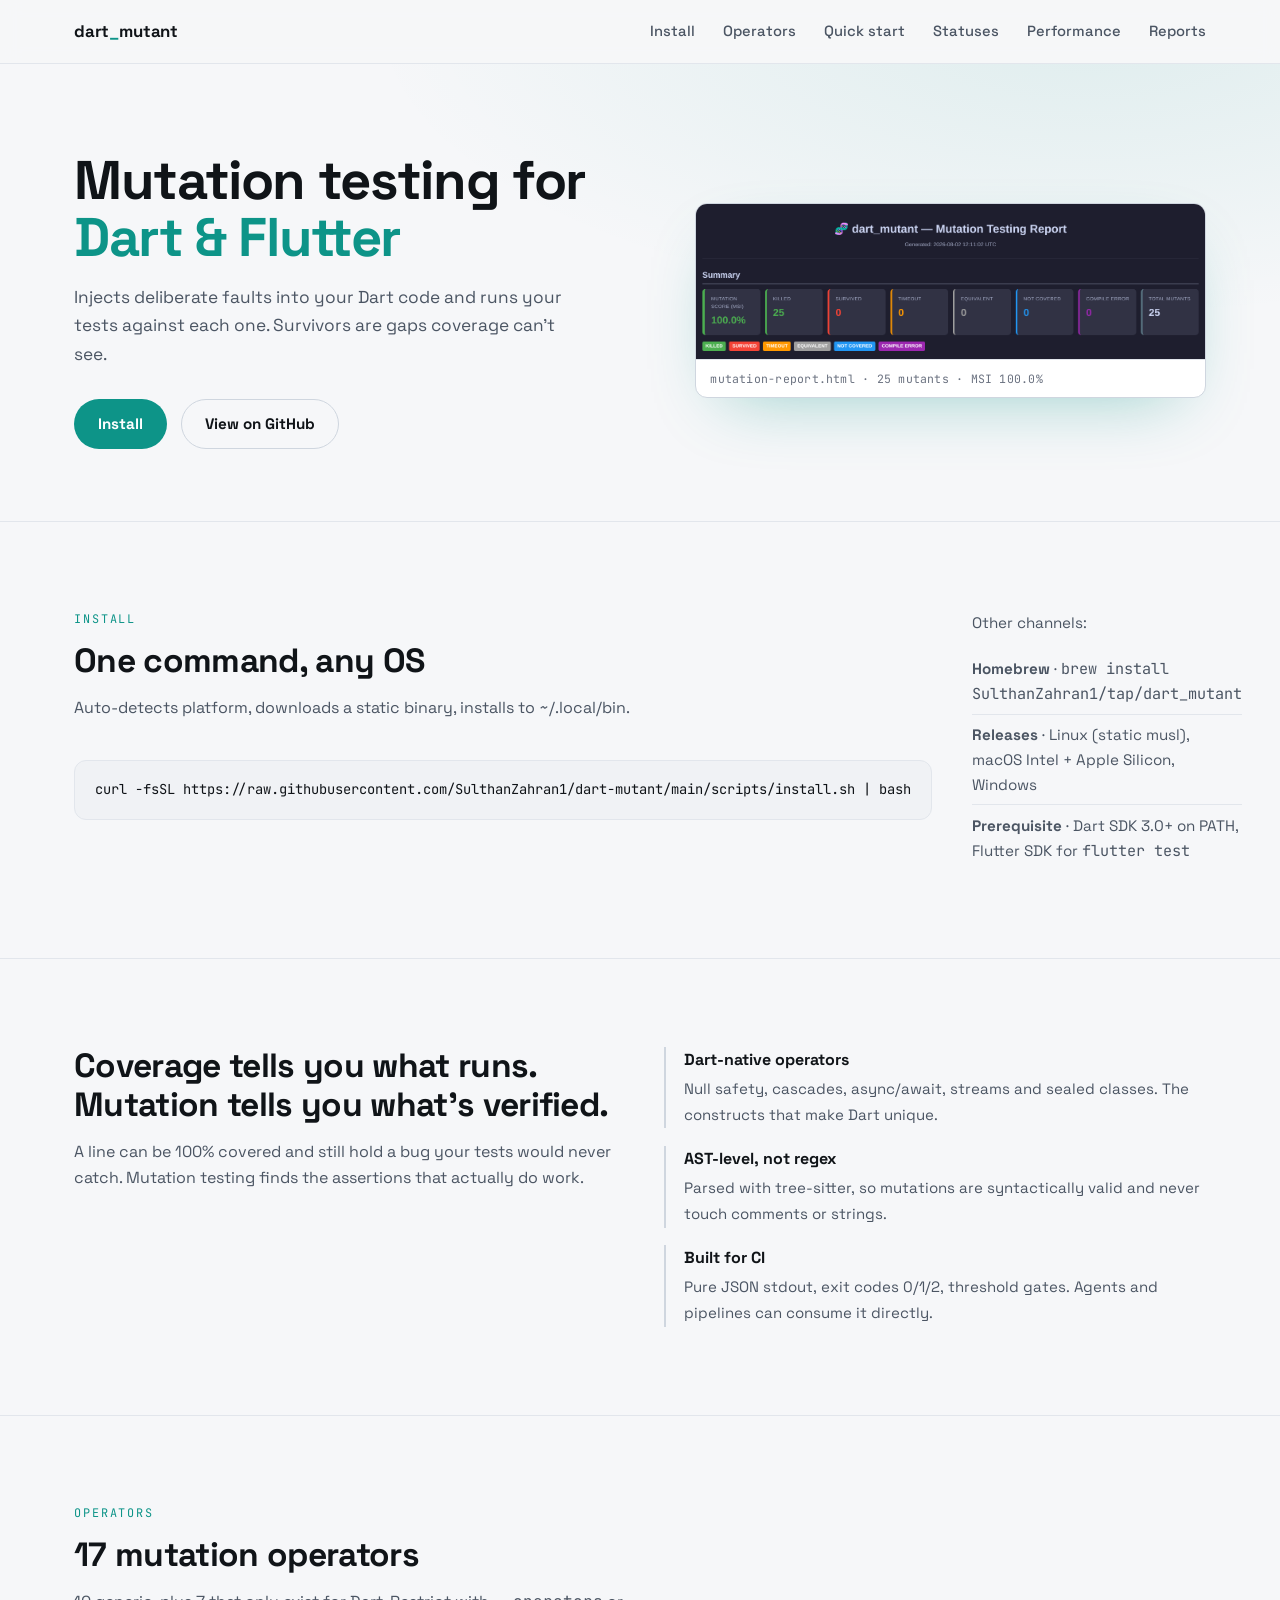
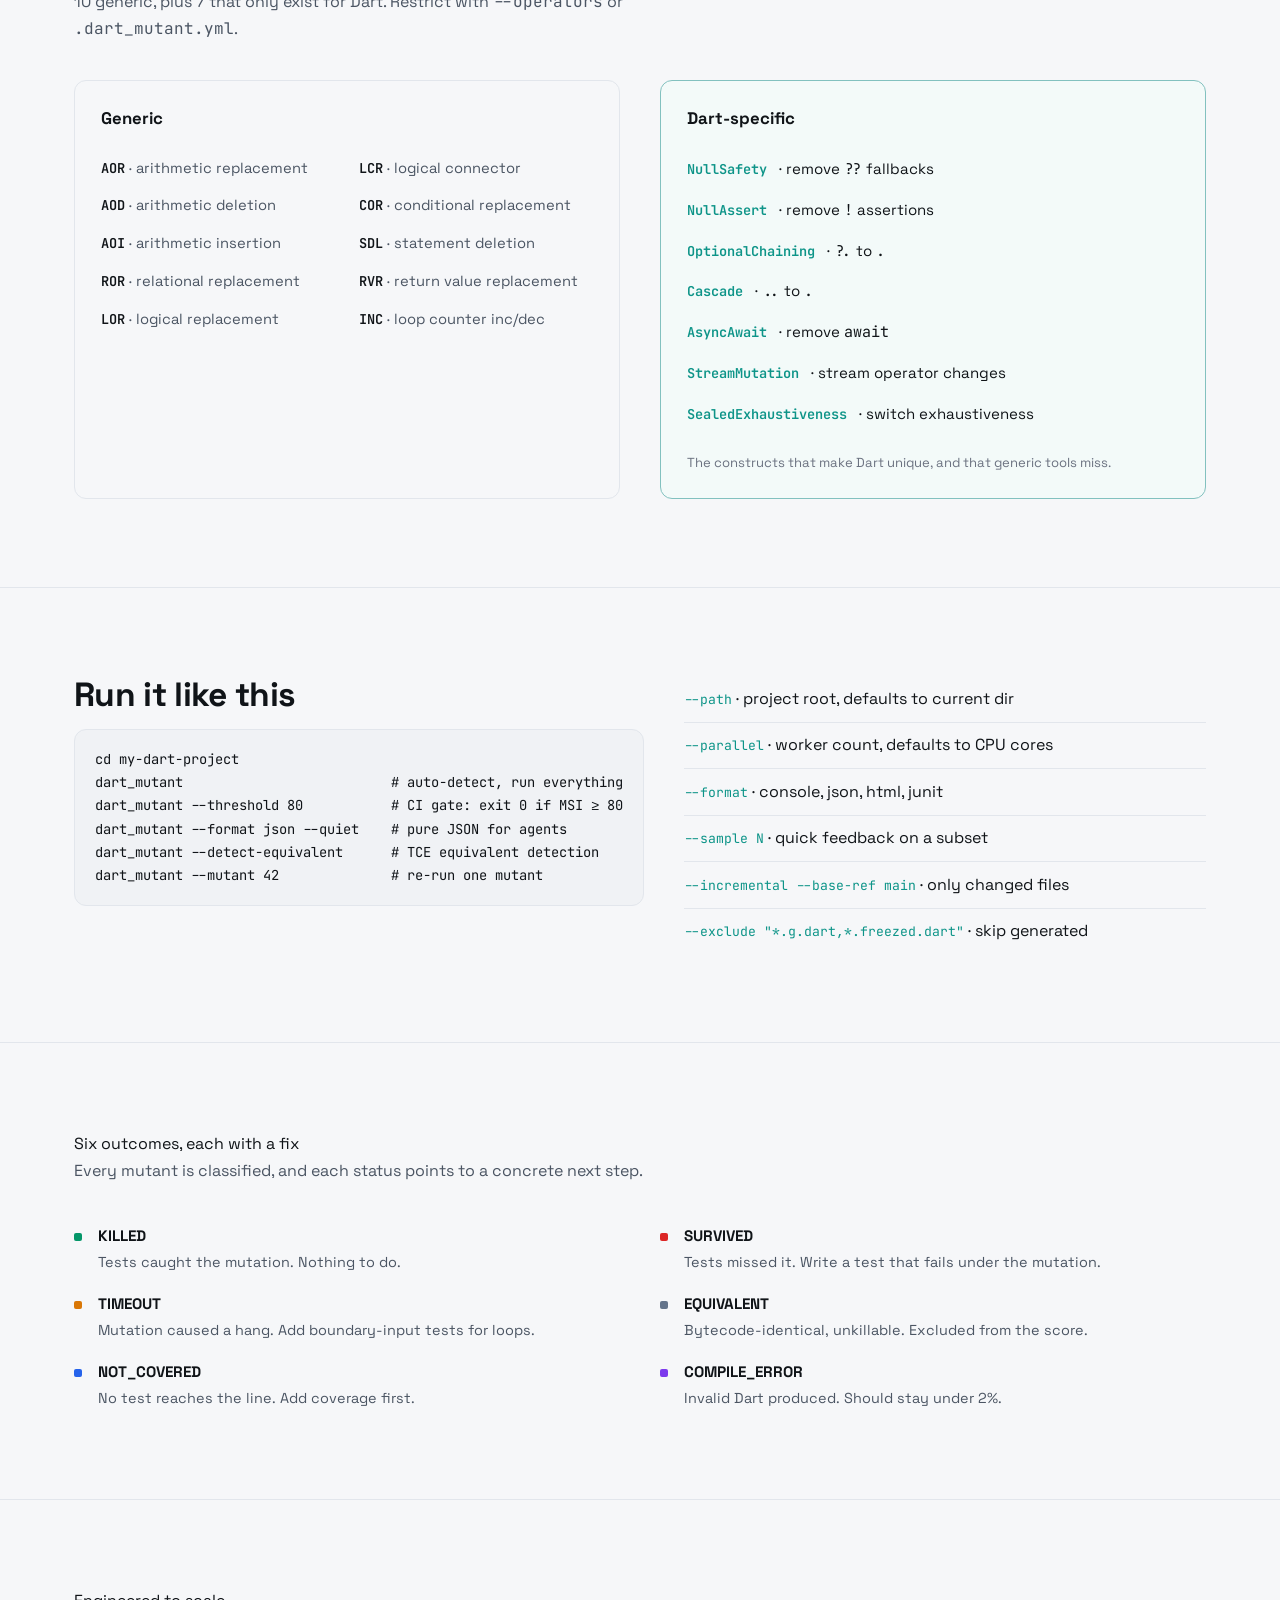
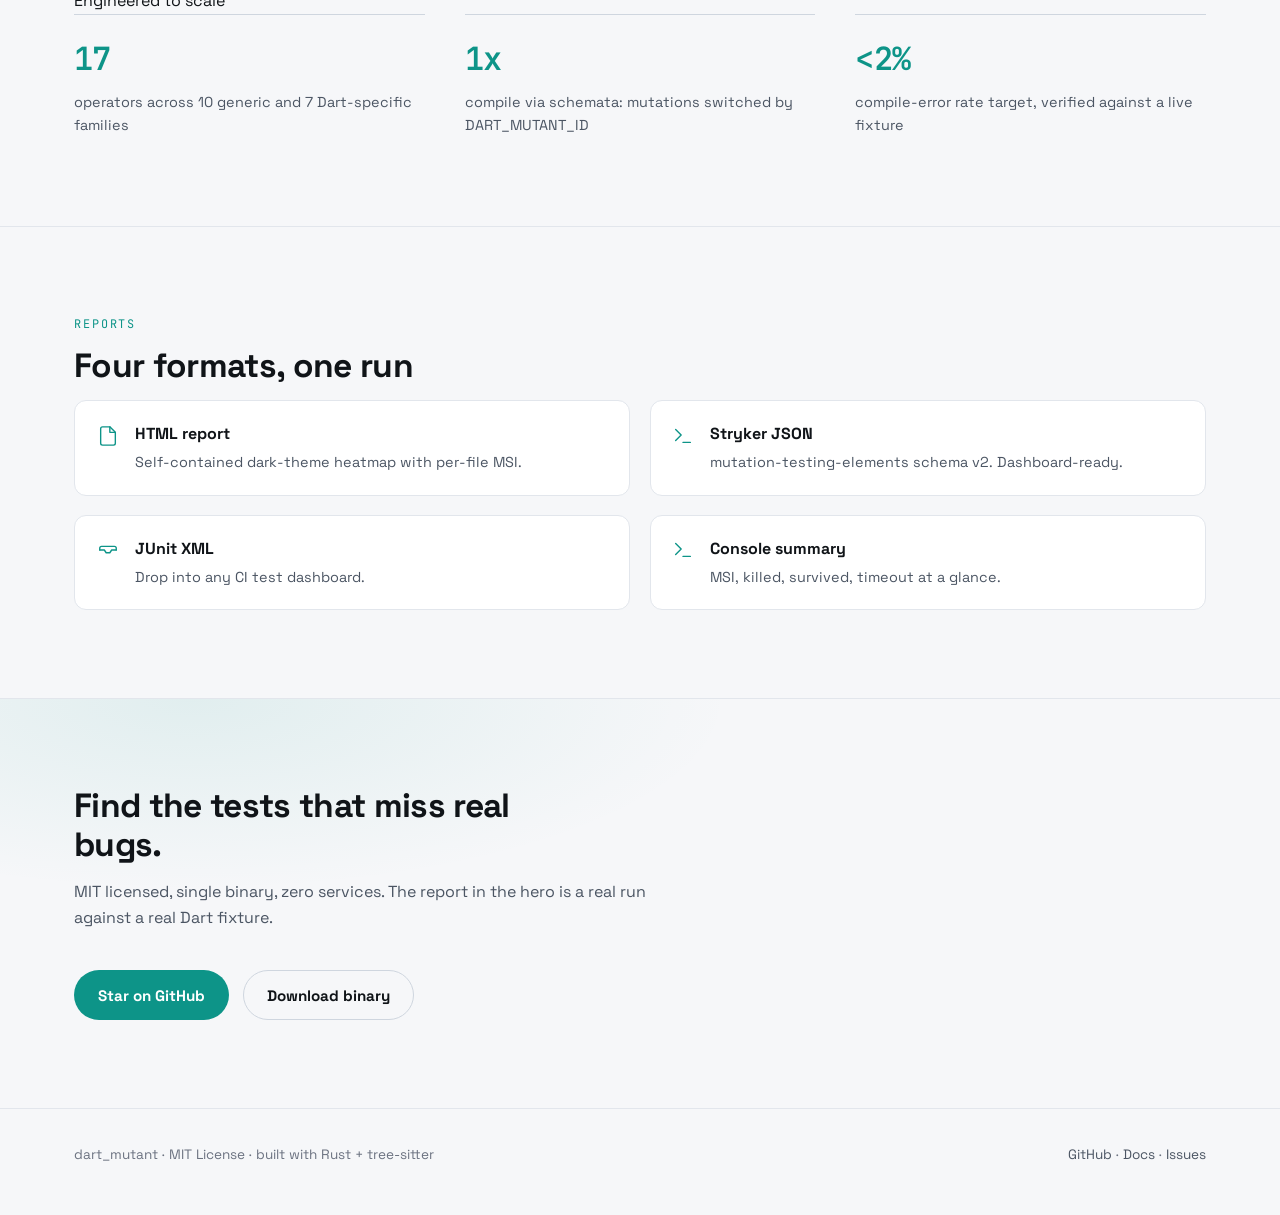
<file: docs/index.html>
<!DOCTYPE html>
<html lang="en">
<head>
<meta charset="UTF-8">
<meta name="viewport" content="width=device-width, initial-scale=1.0">
<title>dart_mutant: Mutation Testing for Dart &amp; Flutter | AST-based, Rust, 17 operators</title>
<meta name="description" content="dart_mutant is an AST-based mutation testing tool for Dart and Flutter written in Rust. 17 mutation operators including null-safety, cascade, async/await, streams and sealed classes. Coverage routing, TCE equivalent-mutant detection, Stryker JSON, JUnit XML and HTML reports. Install in one command.">
<meta name="keywords" content="dart mutation testing, dart_mutant, flutter mutation testing, mutation testing dart, mutation test tool, mutation score, MSI, mutant testing, dart testing tools, stryker dart, test quality, code coverage alternative, rust mutation testing, tree-sitter dart, null safety mutation">
<meta name="author" content="Sulthan Zahran">
<meta name="robots" content="index, follow">
<link rel="canonical" href="https://sulthanzahran1.github.io/dart-mutant/">
<meta property="og:type" content="software">
<meta property="og:title" content="dart_mutant: Mutation Testing for Dart &amp; Flutter">
<meta property="og:description" content="AST-based mutation testing for Dart/Flutter: 17 operators, coverage routing, TCE equivalent detection, Stryker-compatible reports. Find the tests that miss real bugs.">
<meta property="og:url" content="https://sulthanzahran1.github.io/dart-mutant/">
<meta property="og:image" content="https://sulthanzahran1.github.io/dart-mutant/og-image.png">
<meta name="twitter:card" content="summary">
<meta name="twitter:title" content="dart_mutant: Mutation Testing for Dart &amp; Flutter">
<meta name="twitter:description" content="AST-based mutation testing for Dart/Flutter: 17 operators, coverage routing, TCE equivalent detection, Stryker-compatible reports.">
<script type="application/ld+json">
{
  "@context": "https://schema.org",
  "@type": "SoftwareApplication",
  "name": "dart_mutant",
  "alternateName": "dart-mutant",
  "description": "AST-based mutation testing tool for Dart and Flutter, written in Rust. Injects deliberate faults (mutants) into Dart source code and runs the test suite against each one to measure test effectiveness with the Mutation Score Indicator (MSI).",
  "applicationCategory": "DeveloperApplication",
  "operatingSystem": "Linux, macOS, Windows",
  "softwareVersion": "0.1.0",
  "url": "https://github.com/SulthanZahran1/dart-mutant",
  "sameAs": [
    "https://sulthanzahran1.github.io/dart-mutant/",
    "https://crates.io/crates/dart-mutant"
  ],
  "offers": {
    "@type": "Offer",
    "price": "0",
    "priceCurrency": "USD"
  },
  "author": {
    "@type": "Person",
    "name": "Sulthan Zahran",
    "url": "https://github.com/SulthanZahran1"
  },
  "keywords": "dart mutation testing, flutter mutation testing, mutation score, MSI, mutation testing tool, test quality, tree-sitter, rust, stryker, null safety mutation, cascade mutation, async await mutation, sealed class mutation",
  "featureList": [
    "17 mutation operators: 10 generic + 7 Dart-specific (null safety, cascade, async/await, streams, sealed classes)",
    "Coverage routing: runs only tests covering the mutated line",
    "Trivial Compiler Equivalence (TCE) equivalent-mutant detection via Dart kernel bytecode comparison",
    "Adaptive timeouts (baseline x coefficient)",
    "Parallel execution with Rayon + SHA-256 incremental cache",
    "Stryker-compatible JSON, JUnit XML, HTML reports",
    "Agent-friendly: pure JSON stdout, exit codes 0/1/2"
  ]
}
</script>
<link rel="preload" href="fonts/SpaceGrotesk-2.woff2" as="font" type="font/woff2" crossorigin>
<link rel="preload" href="report-hero.png" as="image">
<link rel="stylesheet" href="fonts/fonts.css">
<style>
/* ------------------------------------------------------------------ */
/* Tokens. One theme family, two modes. Single accent: teal.           */
/* ------------------------------------------------------------------ */
:root {
  --bg: #0b0e14;
  --bg-elev: #11151f;
  --bg-code: #0e1219;
  --ink: #e6eaf2;
  --ink-dim: #9aa4b5;
  --ink-faint: #6b7688;
  --line: #1e2532;
  --line-strong: #2a3345;
  --accent: #2dd4bf;
  --accent-ink: #052e2a;
  --radius: 12px;
  --font-display: "Space Grotesk", system-ui, sans-serif;
  --font-mono: "JetBrains Mono", ui-monospace, monospace;
  /* semantic status colors, used only in the status section */
  --st-killed: #34d399;
  --st-survived: #f87171;
  --st-timeout: #fbbf24;
  --st-equivalent: #94a3b8;
  --st-notcovered: #60a5fa;
  --st-compile: #a78bfa;
}
@media (prefers-color-scheme: light) {
  :root {
    --bg: #f6f7f9;
    --bg-elev: #ffffff;
    --bg-code: #f0f2f5;
    --ink: #101418;
    --ink-dim: #4b5563;
    --ink-faint: #6b7280;
    --line: #e2e6ec;
    --line-strong: #cfd6df;
    --accent: #0d9488;
    --accent-ink: #ffffff;
    --st-killed: #059669;
    --st-survived: #dc2626;
    --st-timeout: #d97706;
    --st-equivalent: #64748b;
    --st-notcovered: #2563eb;
    --st-compile: #7c3aed;
  }
}

* { margin: 0; padding: 0; box-sizing: border-box; }
html { scroll-behavior: smooth; }
body {
  font-family: var(--font-display);
  background: var(--bg);
  color: var(--ink);
  line-height: 1.65;
  -webkit-font-smoothing: antialiased;
}
a { color: var(--accent); text-decoration: none; }
a:hover { text-decoration: underline; }
code, pre, .mono { font-family: var(--font-mono); }
pre {
  background: var(--bg-code);
  border: 1px solid var(--line);
  border-radius: var(--radius);
  padding: 1.1rem 1.25rem;
  overflow-x: auto;
  font-size: 0.86rem;
  line-height: 1.7;
  color: var(--ink);
}
.container { max-width: 1180px; margin: 0 auto; padding: 0 1.5rem; }
section { padding: 5.5rem 0; }
section + section { border-top: 1px solid var(--line); }

/* ------------------------------------------------------------------ */
/* Reveal on scroll (IntersectionObserver; reduced-motion safe)        */
/* ------------------------------------------------------------------ */
.reveal { opacity: 0; transform: translateY(14px); transition: opacity 0.55s cubic-bezier(0.16,1,0.3,1), transform 0.55s cubic-bezier(0.16,1,0.3,1); }
.reveal.is-in { opacity: 1; transform: none; }
@media (prefers-reduced-motion: reduce) {
  html { scroll-behavior: auto; }
  .reveal { opacity: 1; transform: none; transition: none; }
  * { transition-duration: 0.01ms !important; animation-duration: 0.01ms !important; }
}

/* ------------------------------------------------------------------ */
/* Nav. One line, max 72px.                                            */
/* ------------------------------------------------------------------ */
nav {
  position: sticky; top: 0; z-index: 50;
  background: color-mix(in srgb, var(--bg) 86%, transparent);
  backdrop-filter: blur(10px);
  -webkit-backdrop-filter: blur(10px);
  border-bottom: 1px solid var(--line);
  height: 64px;
  display: flex; align-items: center;
}
@media (prefers-reduced-transparency: reduce) { nav { background: var(--bg); } }
.nav-inner { display: flex; align-items: center; justify-content: space-between; width: 100%; }
.nav-brand { font-weight: 700; font-size: 1.05rem; color: var(--ink); letter-spacing: -0.01em; }
.nav-brand:hover { text-decoration: none; }
.nav-brand .dot { color: var(--accent); }
.nav-links { display: flex; gap: 1.75rem; font-size: 0.92rem; }
.nav-links a { color: var(--ink-dim); font-weight: 500; }
.nav-links a:hover { color: var(--ink); text-decoration: none; }
@media (max-width: 768px) { .nav-links { display: none; } }

/* ------------------------------------------------------------------ */
/* Hero. Asymmetric split: text left, real report screenshot right.    */
/* Max 4 text elements. No badges, no taglines under CTAs.             */
/* ------------------------------------------------------------------ */
.hero {
  padding: 5.5rem 0 4.5rem;
  border-bottom: 1px solid var(--line);
  background:
    radial-gradient(1200px 500px at 85% -10%, color-mix(in srgb, var(--accent) 10%, transparent), transparent 60%),
    var(--bg);
}
.hero-grid {
  display: grid;
  grid-template-columns: 1.05fr 0.95fr;
  gap: 3.5rem;
  align-items: center;
}
@media (max-width: 900px) {
  .hero-grid { grid-template-columns: 1fr; gap: 2.5rem; }
  .hero { padding-top: 3.5rem; }
}
.hero h1 {
  font-size: clamp(2.1rem, 4.6vw, 3.4rem);
  line-height: 1.04;
  letter-spacing: -0.025em;
  font-weight: 700;
  margin-bottom: 1.1rem;
}
.hero h1 .accent { color: var(--accent); }
.hero p.lead {
  font-size: 1.08rem;
  color: var(--ink-dim);
  max-width: 46ch;
  margin-bottom: 1.9rem;
}
.hero-ctas { display: flex; gap: 0.85rem; flex-wrap: wrap; }
.btn {
  display: inline-flex; align-items: center; gap: 0.5rem;
  padding: 0.72rem 1.45rem;
  border-radius: 999px;
  font-weight: 600; font-size: 0.95rem;
  border: 1px solid transparent;
  transition: transform 0.18s cubic-bezier(0.16,1,0.3,1), box-shadow 0.18s;
  white-space: nowrap;
}
.btn:active { transform: scale(0.98); }
.btn-primary { background: var(--accent); color: var(--accent-ink); }
.btn-primary:hover { text-decoration: none; box-shadow: 0 0 0 4px color-mix(in srgb, var(--accent) 22%, transparent); transform: translateY(-1px); }
.btn-ghost { border-color: var(--line-strong); color: var(--ink); background: transparent; }
.btn-ghost:hover { text-decoration: none; border-color: var(--accent); transform: translateY(-1px); }
.hero-figure {
  border: 1px solid var(--line-strong);
  border-radius: var(--radius);
  overflow: hidden;
  box-shadow: 0 24px 70px -30px color-mix(in srgb, var(--accent) 45%, transparent);
  background: var(--bg-elev);
}
.hero-figure img { display: block; width: 100%; height: auto; }
.hero-figure figcaption {
  font-family: var(--font-mono);
  font-size: 0.72rem;
  color: var(--ink-faint);
  padding: 0.55rem 0.9rem;
  border-top: 1px solid var(--line);
  letter-spacing: 0.02em;
}

/* ------------------------------------------------------------------ */
/* Section heads. Vertical stack, no split-header, restrained eyebrows */
/* ------------------------------------------------------------------ */
h2 {
  font-size: clamp(1.5rem, 3vw, 2.1rem);
  letter-spacing: -0.02em;
  line-height: 1.15;
  margin-bottom: 0.9rem;
}
.section-intro { color: var(--ink-dim); max-width: 58ch; margin-bottom: 2.4rem; }
.eyebrow {
  font-family: var(--font-mono);
  font-size: 0.74rem;
  letter-spacing: 0.16em;
  text-transform: uppercase;
  color: var(--accent);
  margin-bottom: 0.8rem;
  display: block;
}

/* ------------------------------------------------------------------ */
/* Install: single-column, code block.                                */
/* ------------------------------------------------------------------ */
.install-grid { display: grid; grid-template-columns: 1.1fr 0.9fr; gap: 2.5rem; align-items: start; }
@media (max-width: 900px) { .install-grid { grid-template-columns: 1fr; } }
.install-alt { color: var(--ink-dim); font-size: 0.95rem; }
.install-alt p { margin-bottom: 0.9rem; }
.install-alt ul { list-style: none; }
.install-alt li { padding: 0.45rem 0; border-bottom: 1px solid var(--line); }
.install-alt li:last-child { border-bottom: none; }

/* ------------------------------------------------------------------ */
/* Why: two-column text + 3 grouped points, no cards.                 */
/* ------------------------------------------------------------------ */
.why-grid { display: grid; grid-template-columns: 1fr 1fr; gap: 3rem; align-items: start; }
@media (max-width: 768px) { .why-grid { grid-template-columns: 1fr; } }
.why-points { list-style: none; display: grid; gap: 1.1rem; }
.why-points li { border-left: 2px solid var(--line-strong); padding-left: 1.1rem; }
.why-points li strong { display: block; margin-bottom: 0.15rem; }
.why-points li span { color: var(--ink-dim); font-size: 0.94rem; }

/* ------------------------------------------------------------------ */
/* Operators: asymmetric 2-col. Generic grouped, Dart-specific accent. */
/* ------------------------------------------------------------------ */
.op-grid { display: grid; grid-template-columns: 1fr 1fr; gap: 2.5rem; }
@media (max-width: 768px) { .op-grid { grid-template-columns: 1fr; } }
.op-generic h3, .op-dart h3 { font-size: 1.05rem; margin-bottom: 1rem; }
.op-generic {
  border: 1px solid var(--line);
  border-radius: var(--radius);
  padding: 1.5rem 1.6rem;
}
.op-generic ul { list-style: none; columns: 2; column-gap: 1.5rem; }
@media (max-width: 480px) { .op-generic ul { columns: 1; } }
.op-generic li { padding: 0.42rem 0; font-size: 0.92rem; color: var(--ink-dim); break-inside: avoid; }
.op-generic li b { color: var(--ink); font-weight: 600; font-family: var(--font-mono); font-size: 0.85rem; }
.op-dart {
  border: 1px solid color-mix(in srgb, var(--accent) 45%, var(--line));
  border-radius: var(--radius);
  padding: 1.5rem 1.6rem;
  background: color-mix(in srgb, var(--accent) 5%, var(--bg-elev));
}
.op-dart ul { list-style: none; }
.op-dart li { padding: 0.5rem 0; font-size: 0.94rem; }
.op-dart li b { font-family: var(--font-mono); font-size: 0.85rem; color: var(--accent); margin-right: 0.55rem; }
.op-note { margin-top: 1.1rem; font-size: 0.82rem; color: var(--ink-faint); }

/* ------------------------------------------------------------------ */
/* Quick start: code + grouped flags.                                 */
/* ------------------------------------------------------------------ */
.qs-grid { display: grid; grid-template-columns: 1fr 1fr; gap: 2.5rem; align-items: start; }
@media (max-width: 900px) { .qs-grid { grid-template-columns: 1fr; } }
.qs-flags { list-style: none; }
.qs-flags li { padding: 0.6rem 0; border-bottom: 1px solid var(--line); }
.qs-flags li:last-child { border-bottom: none; }
.qs-flags code { font-size: 0.82rem; color: var(--accent); }

/* ------------------------------------------------------------------ */
/* Statuses: 2-col grid, semantic color indicators only.              */
/* ------------------------------------------------------------------ */
.status-grid { display: grid; grid-template-columns: 1fr 1fr; gap: 1rem 2.5rem; }
@media (max-width: 640px) { .status-grid { grid-template-columns: 1fr; } }
.status-item { display: grid; grid-template-columns: 10px 1fr; gap: 0.9rem; align-items: baseline; }
.status-item .swatch { width: 8px; height: 8px; border-radius: 2px; margin-top: 0.65em; }
.status-item b { font-size: 0.95rem; }
.status-item p { color: var(--ink-dim); font-size: 0.9rem; margin-top: 0.1rem; }
.st-killed { background: var(--st-killed); }
.st-survived { background: var(--st-survived); }
.st-timeout { background: var(--st-timeout); }
.st-equivalent { background: var(--st-equivalent); }
.st-notcovered { background: var(--st-notcovered); }
.st-compile { background: var(--st-compile); }

/* ------------------------------------------------------------------ */
/* Performance: plain stat row, no cards.                             */
/* ------------------------------------------------------------------ */
.stats { display: grid; grid-template-columns: repeat(3, 1fr); gap: 2.5rem; }
@media (max-width: 768px) { .stats { grid-template-columns: 1fr; gap: 1.6rem; } }
.stat { border-top: 1px solid var(--line-strong); padding-top: 1.1rem; }
.stat .num { font-family: var(--font-mono); font-size: 2rem; font-weight: 600; color: var(--accent); letter-spacing: -0.02em; }
.stat .lbl { color: var(--ink-dim); font-size: 0.9rem; margin-top: 0.3rem; }

/* ------------------------------------------------------------------ */
/* Reports: 2x2 grid with Tabler icons (allowed icon family).         */
/* ------------------------------------------------------------------ */
.report-grid { display: grid; grid-template-columns: 1fr 1fr; gap: 1.2rem; }
@media (max-width: 640px) { .report-grid { grid-template-columns: 1fr; } }
.report-item {
  display: flex; gap: 1rem; align-items: flex-start;
  border: 1px solid var(--line);
  border-radius: var(--radius);
  padding: 1.25rem 1.35rem;
  background: var(--bg-elev);
}
.report-item svg { flex: 0 0 auto; color: var(--accent); margin-top: 0.2rem; }
.report-item b { display: block; margin-bottom: 0.2rem; }
.report-item p { color: var(--ink-dim); font-size: 0.9rem; }

/* ------------------------------------------------------------------ */
/* CTA band + footer.                                                 */
/* ------------------------------------------------------------------ */
.cta-band {
  text-align: left;
  border-top: 1px solid var(--line);
  background:
    radial-gradient(900px 320px at 15% 0%, color-mix(in srgb, var(--accent) 9%, transparent), transparent 60%),
    var(--bg);
}
.cta-band h2 { max-width: 22ch; }
footer {
  border-top: 1px solid var(--line);
  padding: 2.2rem 0 3rem;
  color: var(--ink-faint);
  font-size: 0.85rem;
}
.footer-inner { display: flex; justify-content: space-between; gap: 1.5rem; flex-wrap: wrap; }
.footer-inner a { color: var(--ink-dim); }
@media (max-width: 640px) { section { padding: 3.5rem 0; } }
@media (max-width: 420px) {
  .hero-ctas { flex-direction: column; align-items: stretch; }
  .hero-ctas .btn { justify-content: center; }
}
</style>
</head>
<body>

<nav>
  <div class="container nav-inner">
    <a class="nav-brand" href="#">dart<span class="dot">_</span>mutant</a>
    <div class="nav-links">
      <a href="#install">Install</a>
      <a href="#operators">Operators</a>
      <a href="#quickstart">Quick start</a>
      <a href="#statuses">Statuses</a>
      <a href="#performance">Performance</a>
      <a href="#reports">Reports</a>
    </div>
  </div>
</nav>

<header class="hero">
  <div class="container hero-grid">
    <div>
      <h1>Mutation testing for <span class="accent">Dart &amp; Flutter</span></h1>
      <p class="lead">Injects deliberate faults into your Dart code and runs your tests against each one. Survivors are gaps coverage can't see.</p>
      <div class="hero-ctas">
        <a class="btn btn-primary" href="#install">Install</a>
        <a class="btn btn-ghost" href="https://github.com/SulthanZahran1/dart-mutant">View on GitHub</a>
      </div>
    </div>
    <figure class="hero-figure reveal">
      <img src="report-hero.png" alt="dart_mutant report: mutation score 100 percent, 25 killed, 0 survived, with per-status color key" width="1280" height="389">
      <figcaption>mutation-report.html · 25 mutants · MSI 100.0%</figcaption>
    </figure>
  </div>
</header>

<section id="install">
  <div class="container install-grid">
    <div>
      <span class="eyebrow">Install</span>
      <h2>One command, any OS</h2>
      <p class="section-intro">Auto-detects platform, downloads a static binary, installs to ~/.local/bin.</p>
      <pre>curl -fsSL https://raw.githubusercontent.com/SulthanZahran1/dart-mutant/main/scripts/install.sh | bash</pre>
    </div>
    <div class="install-alt">
      <p>Other channels:</p>
      <ul>
        <li><b>Homebrew</b> · <code>brew install SulthanZahran1/tap/dart_mutant</code></li>
        <li><b>Releases</b> · Linux (static musl), macOS Intel + Apple Silicon, Windows</li>
        <li><b>Prerequisite</b> · Dart SDK 3.0+ on PATH, Flutter SDK for <code>flutter test</code></li>
      </ul>
    </div>
  </div>
</section>

<section id="why">
  <div class="container why-grid">
    <div>
      <h2>Coverage tells you what runs. Mutation tells you what's verified.</h2>
      <p class="section-intro">A line can be 100% covered and still hold a bug your tests would never catch. Mutation testing finds the assertions that actually do work.</p>
    </div>
    <ul class="why-points">
      <li><strong>Dart-native operators</strong><span>Null safety, cascades, async/await, streams and sealed classes. The constructs that make Dart unique.</span></li>
      <li><strong>AST-level, not regex</strong><span>Parsed with tree-sitter, so mutations are syntactically valid and never touch comments or strings.</span></li>
      <li><strong>Built for CI</strong><span>Pure JSON stdout, exit codes 0/1/2, threshold gates. Agents and pipelines can consume it directly.</span></li>
    </ul>
  </div>
</section>

<section id="operators">
  <div class="container">
    <span class="eyebrow">Operators</span>
    <h2>17 mutation operators</h2>
    <p class="section-intro">10 generic, plus 7 that only exist for Dart. Restrict with <code>--operators</code> or <code>.dart_mutant.yml</code>.</p>
    <div class="op-grid">
      <div class="op-generic">
        <h3>Generic</h3>
        <ul>
          <li><b>AOR</b> · arithmetic replacement</li>
          <li><b>AOD</b> · arithmetic deletion</li>
          <li><b>AOI</b> · arithmetic insertion</li>
          <li><b>ROR</b> · relational replacement</li>
          <li><b>LOR</b> · logical replacement</li>
          <li><b>LCR</b> · logical connector</li>
          <li><b>COR</b> · conditional replacement</li>
          <li><b>SDL</b> · statement deletion</li>
          <li><b>RVR</b> · return value replacement</li>
          <li><b>INC</b> · loop counter inc/dec</li>
        </ul>
      </div>
      <div class="op-dart">
        <h3>Dart-specific</h3>
        <ul>
          <li><b>NullSafety</b> · remove <code>??</code> fallbacks</li>
          <li><b>NullAssert</b> · remove <code>!</code> assertions</li>
          <li><b>OptionalChaining</b> · <code>?.</code> to <code>.</code></li>
          <li><b>Cascade</b> · <code>..</code> to <code>.</code></li>
          <li><b>AsyncAwait</b> · remove <code>await</code></li>
          <li><b>StreamMutation</b> · stream operator changes</li>
          <li><b>SealedExhaustiveness</b> · switch exhaustiveness</li>
        </ul>
        <p class="op-note">The constructs that make Dart unique, and that generic tools miss.</p>
      </div>
    </div>
  </div>
</section>

<section id="quickstart">
  <div class="container qs-grid">
    <div>
      <h2>Run it like this</h2>
      <pre>cd my-dart-project
dart_mutant                          # auto-detect, run everything
dart_mutant --threshold 80           # CI gate: exit 0 if MSI ≥ 80
dart_mutant --format json --quiet    # pure JSON for agents
dart_mutant --detect-equivalent      # TCE equivalent detection
dart_mutant --mutant 42              # re-run one mutant</pre>
    </div>
    <ul class="qs-flags">
      <li><code>--path</code> · project root, defaults to current dir</li>
      <li><code>--parallel</code> · worker count, defaults to CPU cores</li>
      <li><code>--format</code> · console, json, html, junit</li>
      <li><code>--sample N</code> · quick feedback on a subset</li>
      <li><code>--incremental --base-ref main</code> · only changed files</li>
      <li><code>--exclude "*.g.dart,*.freezed.dart"</code> · skip generated</li>
    </ul>
  </div>
</section>

<section id="statuses">
  <div class="container">
    Six outcomes, each with a fix</h2>
    <p class="section-intro">Every mutant is classified, and each status points to a concrete next step.</p>
    <div class="status-grid">
      <div class="status-item"><span class="swatch st-killed"></span><div><b>KILLED</b><p>Tests caught the mutation. Nothing to do.</p></div></div>
      <div class="status-item"><span class="swatch st-survived"></span><div><b>SURVIVED</b><p>Tests missed it. Write a test that fails under the mutation.</p></div></div>
      <div class="status-item"><span class="swatch st-timeout"></span><div><b>TIMEOUT</b><p>Mutation caused a hang. Add boundary-input tests for loops.</p></div></div>
      <div class="status-item"><span class="swatch st-equivalent"></span><div><b>EQUIVALENT</b><p>Bytecode-identical, unkillable. Excluded from the score.</p></div></div>
      <div class="status-item"><span class="swatch st-notcovered"></span><div><b>NOT_COVERED</b><p>No test reaches the line. Add coverage first.</p></div></div>
      <div class="status-item"><span class="swatch st-compile"></span><div><b>COMPILE_ERROR</b><p>Invalid Dart produced. Should stay under 2%.</p></div></div>
    </div>
  </div>
</section>

<section id="performance">
  <div class="container">
    Engineered to scale</h2>
    <div class="stats">
      <div class="stat"><div class="num">17</div><div class="lbl">operators across 10 generic and 7 Dart-specific families</div></div>
      <div class="stat"><div class="num">1x</div><div class="lbl">compile via schemata: mutations switched by DART_MUTANT_ID</div></div>
      <div class="stat"><div class="num">&lt;2%</div><div class="lbl">compile-error rate target, verified against a live fixture</div></div>
    </div>
  </div>
</section>

<section id="reports">
  <div class="container">
    <span class="eyebrow">Reports</span>
    <h2>Four formats, one run</h2>
    <div class="report-grid">
      <div class="report-item">
        <svg width="22" height="22" viewBox="0 0 24 24" fill="none" stroke="currentColor" stroke-width="1.5" stroke-linecap="round" stroke-linejoin="round" aria-hidden="true"><path d="M14 2H6a2 2 0 0 0-2 2v16a2 2 0 0 0 2 2h12a2 2 0 0 0 2-2V8z"/><polyline points="14 2 14 8 20 8"/></svg>
        <div><b>HTML report</b><p>Self-contained dark-theme heatmap with per-file MSI.</p></div>
      </div>
      <div class="report-item">
        <svg width="22" height="22" viewBox="0 0 24 24" fill="none" stroke="currentColor" stroke-width="1.5" stroke-linecap="round" stroke-linejoin="round" aria-hidden="true"><polyline points="4 17 10 11 4 5"/><line x1="12" y1="19" x2="20" y2="19"/></svg>
        <div><b>Stryker JSON</b><p>mutation-testing-elements schema v2. Dashboard-ready.</p></div>
      </div>
      <div class="report-item">
        <svg width="22" height="22" viewBox="0 0 24 24" fill="none" stroke="currentColor" stroke-width="1.5" stroke-linecap="round" stroke-linejoin="round" aria-hidden="true"><path d="M21 12v-2a2 2 0 0 0-2-2H5a2 2 0 0 0-2 2v2"/><path d="M3 12h5l2 3h4l2-3h5"/></svg>
        <div><b>JUnit XML</b><p>Drop into any CI test dashboard.</p></div>
      </div>
      <div class="report-item">
        <svg width="22" height="22" viewBox="0 0 24 24" fill="none" stroke="currentColor" stroke-width="1.5" stroke-linecap="round" stroke-linejoin="round" aria-hidden="true"><path d="M4 17l6-6-6-6"/><path d="M12 19h8"/></svg>
        <div><b>Console summary</b><p>MSI, killed, survived, timeout at a glance.</p></div>
      </div>
    </div>
  </div>
</section>

<section class="cta-band">
  <div class="container">
    <h2>Find the tests that miss real bugs.</h2>
    <p class="section-intro">MIT licensed, single binary, zero services. The report in the hero is a real run against a real Dart fixture.</p>
    <div class="hero-ctas">
      <a class="btn btn-primary" href="https://github.com/SulthanZahran1/dart-mutant">Star on GitHub</a>
      <a class="btn btn-ghost" href="https://github.com/SulthanZahran1/dart-mutant/releases">Download binary</a>
    </div>
  </div>
</section>

<footer>
  <div class="container footer-inner">
    <span>dart_mutant · MIT License · built with Rust + tree-sitter</span>
    <span>
      <a href="https://github.com/SulthanZahran1/dart-mutant">GitHub</a> ·
      <a href="https://github.com/SulthanZahran1/dart-mutant/blob/main/README.md">Docs</a> ·
      <a href="https://github.com/SulthanZahran1/dart-mutant/issues">Issues</a>
    </span>
  </div>
</footer>

<script>
// Scroll reveal via IntersectionObserver. No scroll listeners.
(function () {
  var els = document.querySelectorAll('.reveal');
  if (!('IntersectionObserver' in window) || window.matchMedia('(prefers-reduced-motion: reduce)').matches) {
    els.forEach(function (el) { el.classList.add('is-in'); });
    return;
  }
  var io = new IntersectionObserver(function (entries) {
    entries.forEach(function (e) {
      if (e.isIntersecting) { e.target.classList.add('is-in'); io.unobserve(e.target); }
    });
  }, { threshold: 0.18 });
  els.forEach(function (el) { io.observe(el); });
})();
</script>
</body>
</html>
</file>
<file: docs/fonts/fonts.css>
/* Self-hosted per taste-skill 3.A: never link Google Fonts in production */
@font-face{
  font-family: 'Space Grotesk';
  font-style: normal;
  font-weight: 400;
  font-display: swap;
  src: url(SpaceGrotesk-0.woff2) format('woff2');
  unicode-range: U+0102-0103, U+0110-0111, U+0128-0129, U+0168-0169, U+01A0-01A1, U+01AF-01B0, U+0300-0301, U+0303-0304, U+0308-0309, U+0323, U+0329, U+1EA0-1EF9, U+20AB;
}
@font-face{
  font-family: 'Space Grotesk';
  font-style: normal;
  font-weight: 400;
  font-display: swap;
  src: url(SpaceGrotesk-1.woff2) format('woff2');
  unicode-range: U+0100-02BA, U+02BD-02C5, U+02C7-02CC, U+02CE-02D7, U+02DD-02FF, U+0304, U+0308, U+0329, U+1D00-1DBF, U+1E00-1E9F, U+1EF2-1EFF, U+2020, U+20A0-20AB, U+20AD-20C0, U+2113, U+2C60-2C7F, U+A720-A7FF;
}
@font-face{
  font-family: 'Space Grotesk';
  font-style: normal;
  font-weight: 400;
  font-display: swap;
  src: url(SpaceGrotesk-2.woff2) format('woff2');
  unicode-range: U+0000-00FF, U+0131, U+0152-0153, U+02BB-02BC, U+02C6, U+02DA, U+02DC, U+0304, U+0308, U+0329, U+2000-206F, U+20AC, U+2122, U+2191, U+2193, U+2212, U+2215, U+FEFF, U+FFFD;
}
@font-face{
  font-family: 'Space Grotesk';
  font-style: normal;
  font-weight: 500;
  font-display: swap;
  src: url(SpaceGrotesk-3.woff2) format('woff2');
  unicode-range: U+0102-0103, U+0110-0111, U+0128-0129, U+0168-0169, U+01A0-01A1, U+01AF-01B0, U+0300-0301, U+0303-0304, U+0308-0309, U+0323, U+0329, U+1EA0-1EF9, U+20AB;
}
@font-face{
  font-family: 'Space Grotesk';
  font-style: normal;
  font-weight: 500;
  font-display: swap;
  src: url(SpaceGrotesk-4.woff2) format('woff2');
  unicode-range: U+0100-02BA, U+02BD-02C5, U+02C7-02CC, U+02CE-02D7, U+02DD-02FF, U+0304, U+0308, U+0329, U+1D00-1DBF, U+1E00-1E9F, U+1EF2-1EFF, U+2020, U+20A0-20AB, U+20AD-20C0, U+2113, U+2C60-2C7F, U+A720-A7FF;
}
@font-face{
  font-family: 'Space Grotesk';
  font-style: normal;
  font-weight: 500;
  font-display: swap;
  src: url(SpaceGrotesk-5.woff2) format('woff2');
  unicode-range: U+0000-00FF, U+0131, U+0152-0153, U+02BB-02BC, U+02C6, U+02DA, U+02DC, U+0304, U+0308, U+0329, U+2000-206F, U+20AC, U+2122, U+2191, U+2193, U+2212, U+2215, U+FEFF, U+FFFD;
}
@font-face{
  font-family: 'Space Grotesk';
  font-style: normal;
  font-weight: 700;
  font-display: swap;
  src: url(SpaceGrotesk-6.woff2) format('woff2');
  unicode-range: U+0102-0103, U+0110-0111, U+0128-0129, U+0168-0169, U+01A0-01A1, U+01AF-01B0, U+0300-0301, U+0303-0304, U+0308-0309, U+0323, U+0329, U+1EA0-1EF9, U+20AB;
}
@font-face{
  font-family: 'Space Grotesk';
  font-style: normal;
  font-weight: 700;
  font-display: swap;
  src: url(SpaceGrotesk-7.woff2) format('woff2');
  unicode-range: U+0100-02BA, U+02BD-02C5, U+02C7-02CC, U+02CE-02D7, U+02DD-02FF, U+0304, U+0308, U+0329, U+1D00-1DBF, U+1E00-1E9F, U+1EF2-1EFF, U+2020, U+20A0-20AB, U+20AD-20C0, U+2113, U+2C60-2C7F, U+A720-A7FF;
}
@font-face{
  font-family: 'Space Grotesk';
  font-style: normal;
  font-weight: 700;
  font-display: swap;
  src: url(SpaceGrotesk-8.woff2) format('woff2');
  unicode-range: U+0000-00FF, U+0131, U+0152-0153, U+02BB-02BC, U+02C6, U+02DA, U+02DC, U+0304, U+0308, U+0329, U+2000-206F, U+20AC, U+2122, U+2191, U+2193, U+2212, U+2215, U+FEFF, U+FFFD;
}
@font-face{
  font-family: 'JetBrains Mono';
  font-style: normal;
  font-weight: 400;
  font-display: swap;
  src: url(JetBrainsMono-0.woff2) format('woff2');
  unicode-range: U+0460-052F, U+1C80-1C8A, U+20B4, U+2DE0-2DFF, U+A640-A69F, U+FE2E-FE2F;
}
@font-face{
  font-family: 'JetBrains Mono';
  font-style: normal;
  font-weight: 400;
  font-display: swap;
  src: url(JetBrainsMono-1.woff2) format('woff2');
  unicode-range: U+0301, U+0400-045F, U+0490-0491, U+04B0-04B1, U+2116;
}
@font-face{
  font-family: 'JetBrains Mono';
  font-style: normal;
  font-weight: 400;
  font-display: swap;
  src: url(JetBrainsMono-2.woff2) format('woff2');
  unicode-range: U+0370-0377, U+037A-037F, U+0384-038A, U+038C, U+038E-03A1, U+03A3-03FF;
}
@font-face{
  font-family: 'JetBrains Mono';
  font-style: normal;
  font-weight: 400;
  font-display: swap;
  src: url(JetBrainsMono-3.woff2) format('woff2');
  unicode-range: U+0102-0103, U+0110-0111, U+0128-0129, U+0168-0169, U+01A0-01A1, U+01AF-01B0, U+0300-0301, U+0303-0304, U+0308-0309, U+0323, U+0329, U+1EA0-1EF9, U+20AB;
}
@font-face{
  font-family: 'JetBrains Mono';
  font-style: normal;
  font-weight: 400;
  font-display: swap;
  src: url(JetBrainsMono-4.woff2) format('woff2');
  unicode-range: U+0100-02BA, U+02BD-02C5, U+02C7-02CC, U+02CE-02D7, U+02DD-02FF, U+0304, U+0308, U+0329, U+1D00-1DBF, U+1E00-1E9F, U+1EF2-1EFF, U+2020, U+20A0-20AB, U+20AD-20C0, U+2113, U+2C60-2C7F, U+A720-A7FF;
}
@font-face{
  font-family: 'JetBrains Mono';
  font-style: normal;
  font-weight: 400;
  font-display: swap;
  src: url(JetBrainsMono-5.woff2) format('woff2');
  unicode-range: U+0000-00FF, U+0131, U+0152-0153, U+02BB-02BC, U+02C6, U+02DA, U+02DC, U+0304, U+0308, U+0329, U+2000-206F, U+20AC, U+2122, U+2191, U+2193, U+2212, U+2215, U+FEFF, U+FFFD;
}
@font-face{
  font-family: 'JetBrains Mono';
  font-style: normal;
  font-weight: 600;
  font-display: swap;
  src: url(JetBrainsMono-6.woff2) format('woff2');
  unicode-range: U+0460-052F, U+1C80-1C8A, U+20B4, U+2DE0-2DFF, U+A640-A69F, U+FE2E-FE2F;
}
@font-face{
  font-family: 'JetBrains Mono';
  font-style: normal;
  font-weight: 600;
  font-display: swap;
  src: url(JetBrainsMono-7.woff2) format('woff2');
  unicode-range: U+0301, U+0400-045F, U+0490-0491, U+04B0-04B1, U+2116;
}
@font-face{
  font-family: 'JetBrains Mono';
  font-style: normal;
  font-weight: 600;
  font-display: swap;
  src: url(JetBrainsMono-8.woff2) format('woff2');
  unicode-range: U+0370-0377, U+037A-037F, U+0384-038A, U+038C, U+038E-03A1, U+03A3-03FF;
}
@font-face{
  font-family: 'JetBrains Mono';
  font-style: normal;
  font-weight: 600;
  font-display: swap;
  src: url(JetBrainsMono-9.woff2) format('woff2');
  unicode-range: U+0102-0103, U+0110-0111, U+0128-0129, U+0168-0169, U+01A0-01A1, U+01AF-01B0, U+0300-0301, U+0303-0304, U+0308-0309, U+0323, U+0329, U+1EA0-1EF9, U+20AB;
}
@font-face{
  font-family: 'JetBrains Mono';
  font-style: normal;
  font-weight: 600;
  font-display: swap;
  src: url(JetBrainsMono-10.woff2) format('woff2');
  unicode-range: U+0100-02BA, U+02BD-02C5, U+02C7-02CC, U+02CE-02D7, U+02DD-02FF, U+0304, U+0308, U+0329, U+1D00-1DBF, U+1E00-1E9F, U+1EF2-1EFF, U+2020, U+20A0-20AB, U+20AD-20C0, U+2113, U+2C60-2C7F, U+A720-A7FF;
}
@font-face{
  font-family: 'JetBrains Mono';
  font-style: normal;
  font-weight: 600;
  font-display: swap;
  src: url(JetBrainsMono-11.woff2) format('woff2');
  unicode-range: U+0000-00FF, U+0131, U+0152-0153, U+02BB-02BC, U+02C6, U+02DA, U+02DC, U+0304, U+0308, U+0329, U+2000-206F, U+20AC, U+2122, U+2191, U+2193, U+2212, U+2215, U+FEFF, U+FFFD;
}
</file>
